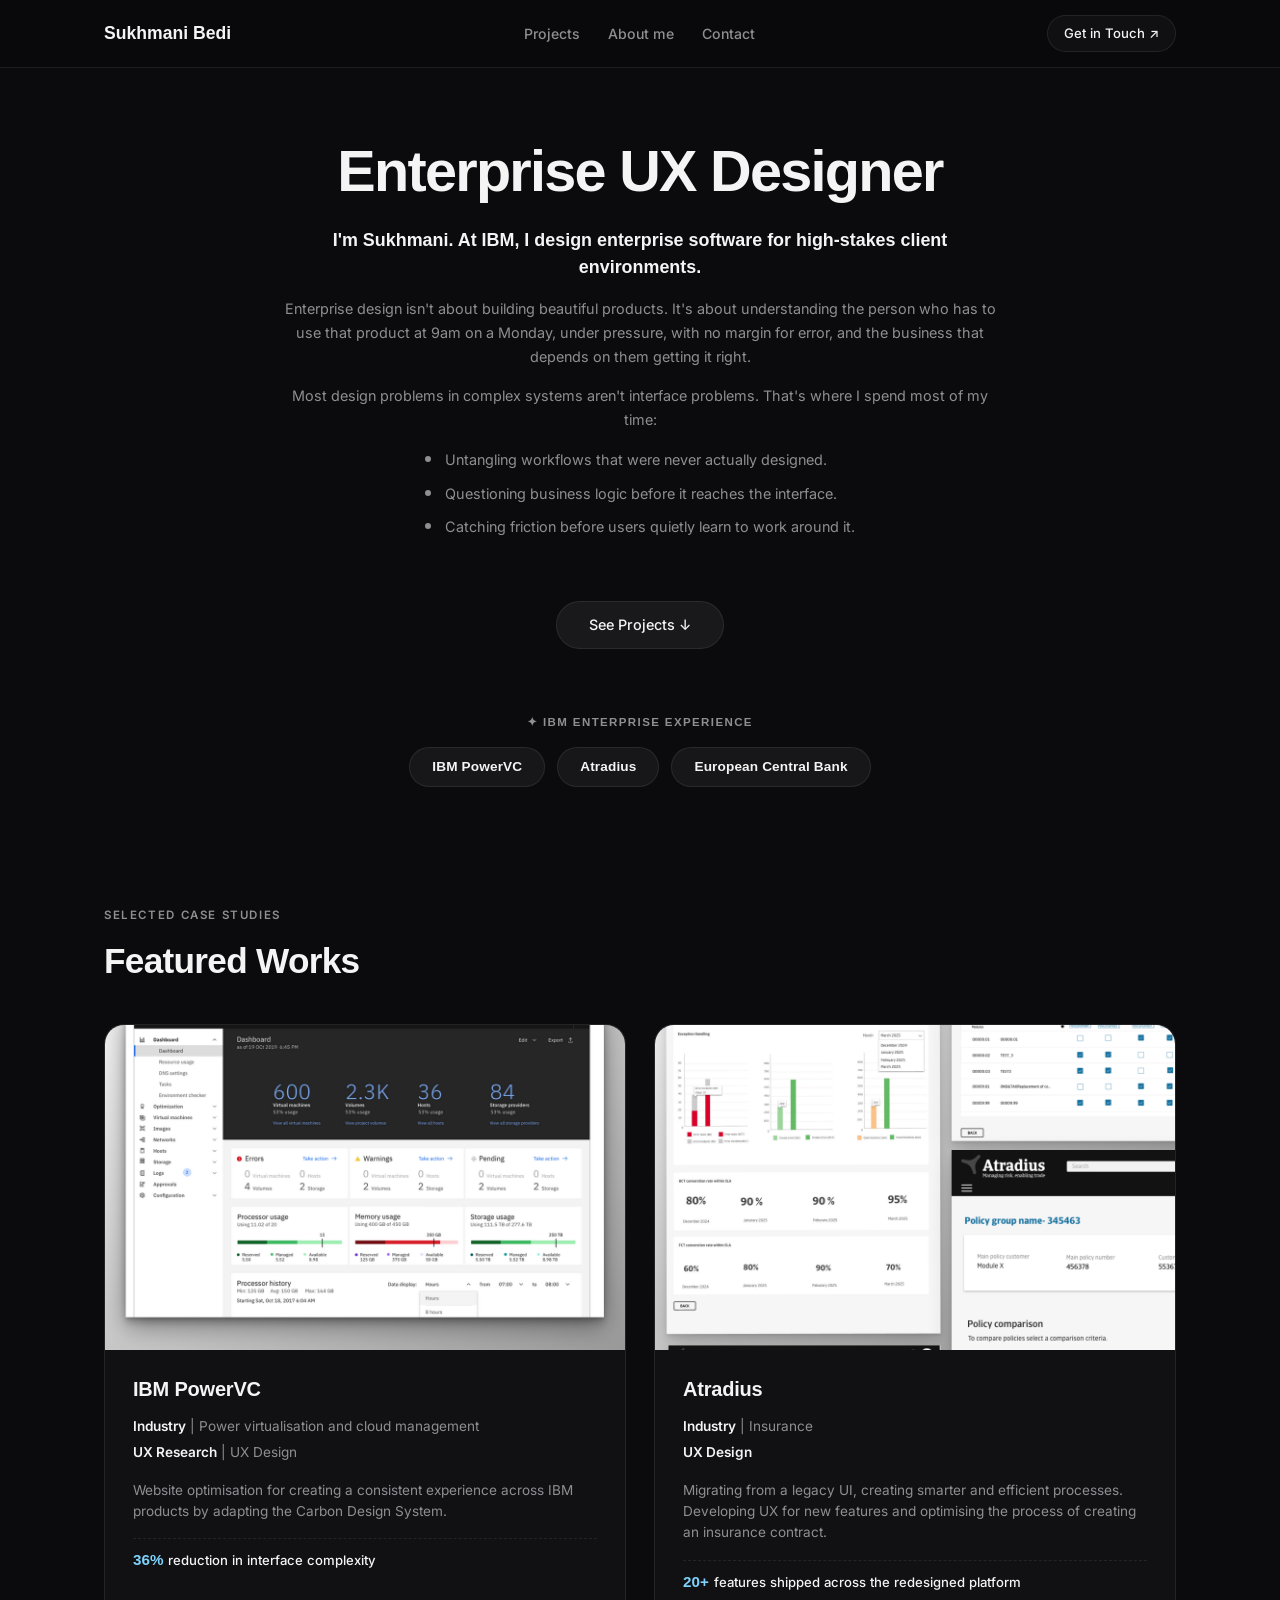
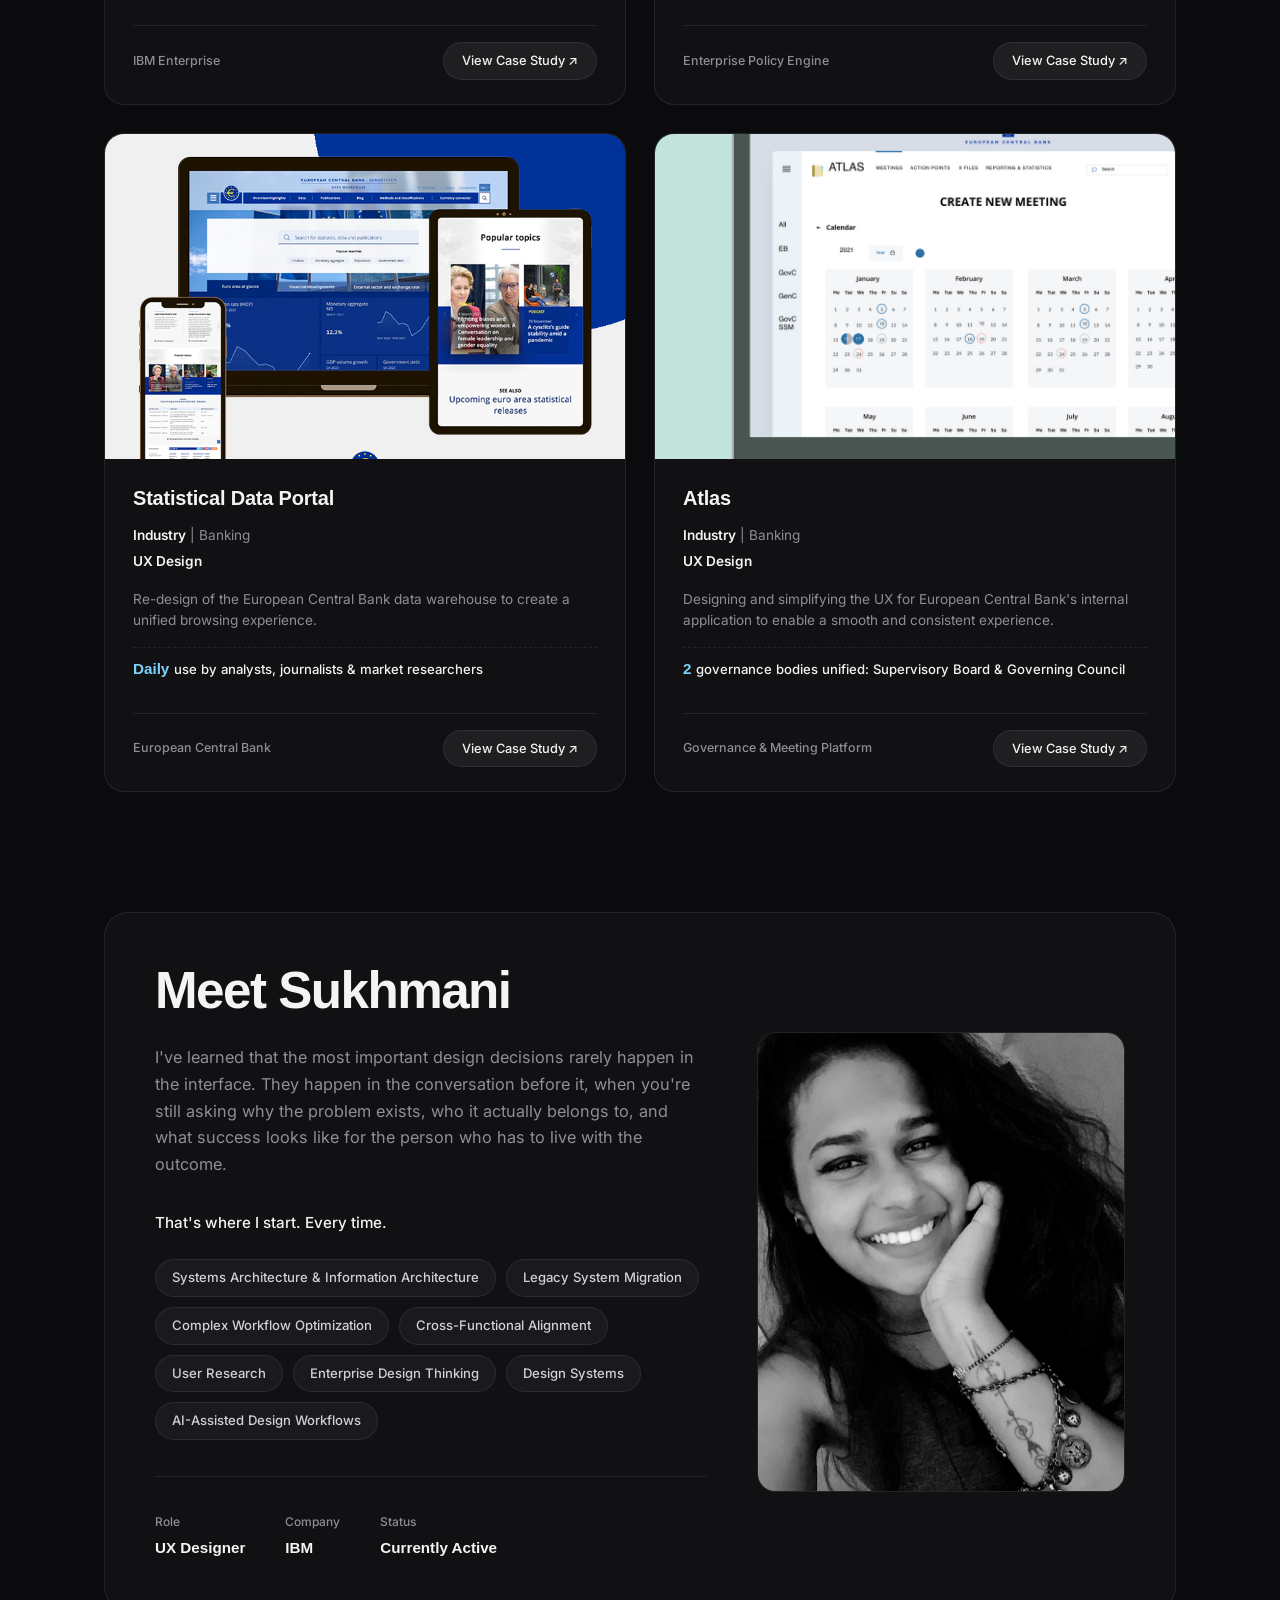
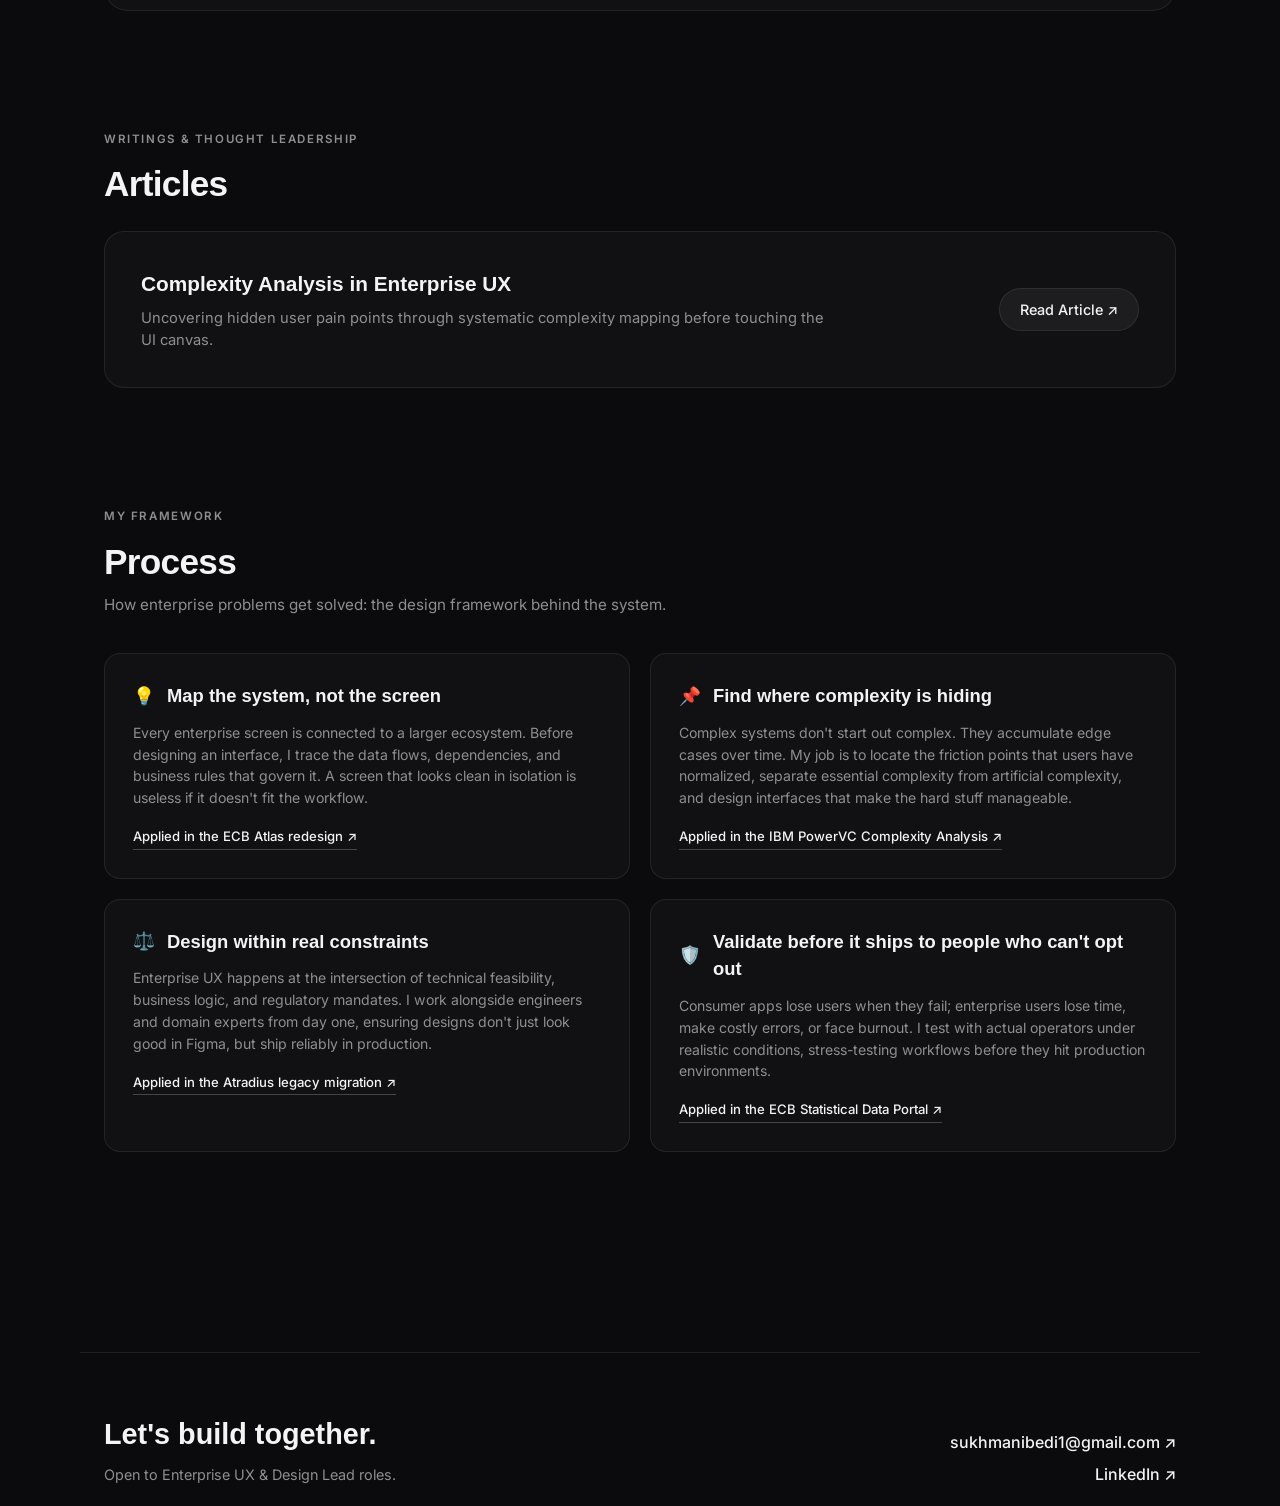
<file: index.html>
<!DOCTYPE html>
<html lang="en">
<head>
  <meta charset="UTF-8">
  <meta name="viewport" content="width=device-width, initial-scale=1.0">
  <title>Sukhmani Bedi - Portfolio</title>
  <style>
    @import url('https://api.fontshare.com/v2/css?f[]=general-sans@400,500,600,700&display=swap');
    @import url('https://fonts.googleapis.com/css2?family=Inter:wght@300;400;500;600;700&display=swap');

    :root {
      --bg: #0b0b0d;
      --card-bg: rgba(20, 20, 23, 0.75);
      --border: rgba(255, 255, 255, 0.08);
      --border-hover: rgba(255, 255, 255, 0.22);
      --text: #f4f4f5;
      --muted: #8e8e93;
      --font-sans: 'Inter', -apple-system, BlinkMacSystemFont, sans-serif;
      --font-display: 'General Sans', -apple-system, BlinkMacSystemFont, sans-serif;
      --max-width: 1120px;
    }

    *, *::before, *::after {
      box-sizing: border-box;
      margin: 0;
      padding: 0;
    }

    body {
      background-color: var(--bg);
      color: var(--text);
      font-family: var(--font-sans);
      line-height: 1.5;
      -webkit-font-smoothing: antialiased;
    }

    /* Fixed Navigation Bar */
    .framer-navbar {
      position: fixed;
      top: 0;
      left: 0;
      width: 100%;
      height: 68px;
      background: rgba(10, 10, 12, 0.65);
      backdrop-filter: blur(16px);
      -webkit-backdrop-filter: blur(16px);
      border-bottom: 1px solid var(--border);
      z-index: 999;
      display: flex;
      align-items: center;
      justify-content: center;
    }

    .framer-navbar-inner {
      width: 100%;
      max-width: var(--max-width);
      padding: 0 24px;
      display: flex;
      align-items: center;
      justify-content: space-between;
    }

    .brand-logo {
      font-family: var(--font-display);
      font-size: 1.1rem;
      font-weight: 700;
      color: var(--text);
      text-decoration: none;
    }

    .nav-items {
      display: flex;
      gap: 28px;
    }

    .nav-link {
      color: var(--muted);
      text-decoration: none;
      font-size: 0.88rem;
      font-weight: 500;
      padding: 10px 8px;
      margin: -10px -8px;
      border-radius: 8px;
      display: inline-block;
      transition: color 0.2s ease, background-color 0.2s ease;
    }

    .nav-link:hover,
    .nav-link:focus-visible {
      color: var(--text);
      background-color: rgba(255, 255, 255, 0.06);
    }

    .nav-link:active {
      background-color: rgba(255, 255, 255, 0.1);
    }

    .nav-items {
      align-items: center;
    }

    @media (max-width: 640px) {
      .nav-link {
        padding: 12px 10px;
        margin: -12px -6px;
        font-size: 0.9rem;
      }
      .nav-items {
        gap: 6px;
      }
    }

    @media (max-width: 480px) {
      .framer-navbar-inner {
        flex-wrap: nowrap;
      }
      .brand-logo {
        font-size: 0.95rem;
        white-space: nowrap;
      }
      .nav-items {
        gap: 2px;
      }
      .nav-link {
        font-size: 0.78rem;
        padding: 10px 6px;
        margin: -10px -4px;
        white-space: nowrap;
      }
      .nav-cta {
        display: none;
      }
    }

    .nav-cta {
      border: 1px solid var(--border);
      background: rgba(255, 255, 255, 0.03);
      color: var(--text);
      padding: 8px 16px;
      border-radius: 100px;
      text-decoration: none;
      font-size: 0.82rem;
      font-weight: 500;
    }

    /* Hero Section */
    .hero-wrapper {
      position: relative;
      width: 100%;
      min-height: 95vh;
      display: flex;
      flex-direction: column;
      align-items: center;
      justify-content: flex-start;
      padding-top: 140px;
      padding-bottom: 80px;
      background-color: var(--bg);
      overflow: hidden;
    }

    .hero-centered-frame {
      display: flex;
      flex-direction: column;
      align-items: center;
      text-align: center;
      padding: 0 24px;
      max-width: 760px;
      margin: 0 auto;
      z-index: 2;
    }

    .hero-welcome-title {
      font-family: var(--font-display);
      font-size: clamp(2.4rem, 4.5vw, 3.6rem);
      font-weight: 600;
      line-height: 1.1;
      letter-spacing: -0.03em;
      margin-bottom: 24px;
      color: var(--text);
    }

    .hero-body-text {
      font-size: clamp(0.9rem, 1.1vw, 1rem);
      color: var(--muted);
      line-height: 1.65;
      margin-bottom: 36px;
      font-weight: 400;
    }

    .hero-body-text p {
      margin-bottom: 16px;
    }

    .hero-lead-hook {
      font-family: var(--font-display);
      font-size: clamp(1.05rem, 1.4vw, 1.2rem);
      font-weight: 700;
      color: var(--text);
      line-height: 1.5;
      margin-bottom: 20px;
    }

    .hero-focus-intro {
      margin-bottom: 12px;
    }

    .hero-focus-list {
      list-style: none;
      display: inline-block;
      text-align: left;
      margin: 0 0 16px 0;
    }

    .hero-focus-list li {
      position: relative;
      padding-left: 20px;
      margin-bottom: 10px;
    }

    .hero-focus-list li::before {
      content: '';
      position: absolute;
      left: 0;
      top: 0.55em;
      width: 6px;
      height: 6px;
      border-radius: 50%;
      background: var(--muted);
    }

    .btn-see-projects {
      background: rgba(255, 255, 255, 0.06);
      color: var(--text);
      border: 1px solid var(--border);
      padding: 12px 32px;
      border-radius: 100px;
      text-decoration: none;
      font-weight: 500;
      font-size: 0.9rem;
      transition: all 0.2s ease;
      display: inline-block;
      margin-bottom: 45px;
    }

    .btn-see-projects:hover {
      background: rgba(255, 255, 255, 0.12);
      border-color: var(--border-hover);
    }

    .ticker-container {
      width: 100%;
      max-width: var(--max-width);
      padding: 0 24px;
      margin-top: 20px;
      display: flex;
      flex-direction: column;
      align-items: center;
      gap: 16px;
      z-index: 2;
    }

    .trust-strip-label {
      font-family: var(--font-display);
      font-size: 0.72rem;
      font-weight: 600;
      color: var(--muted);
      letter-spacing: 0.12em;
      text-transform: uppercase;
    }

    .trust-badges {
      display: flex;
      flex-wrap: wrap;
      align-items: center;
      justify-content: center;
      gap: 12px;
    }

    .trust-badge {
      font-family: var(--font-display);
      font-size: 0.85rem;
      font-weight: 600;
      color: var(--text);
      letter-spacing: 0.01em;
      background: rgba(255, 255, 255, 0.05);
      border: 1px solid var(--border);
      border-radius: 100px;
      padding: 9px 22px;
      transition: border-color 0.2s ease, background-color 0.2s ease;
    }

    .trust-badge:hover {
      border-color: var(--border-hover);
      background: rgba(255, 255, 255, 0.08);
    }

    .framer-shell {
      max-width: var(--max-width);
      margin: 0 auto;
      padding: 40px 24px 80px 24px;
    }

    .section-frame {
      margin-bottom: 120px;
    }

    .section-header {
      margin-bottom: 36px;
    }

    .meta-label {
      font-size: 0.72rem;
      letter-spacing: 0.14em;
      text-transform: uppercase;
      color: var(--muted);
      font-weight: 600;
      display: block;
      margin-bottom: 10px;
    }

    .section-title {
      font-family: var(--font-display);
      font-size: 2.2rem;
      font-weight: 700;
      letter-spacing: -0.02em;
    }

    /* Meet Sukhmani / About Card Section */
    .meet-sukhmani-card {
      background: var(--card-bg);
      border: 1px solid var(--border);
      border-radius: 24px;
      padding: 50px;
      display: grid;
      grid-template-columns: 1.2fr 0.8fr;
      gap: 50px;
      align-items: center;
      margin-bottom: 120px;
    }

    .meet-sukhmani-content h2 {
      font-family: var(--font-display);
      font-size: clamp(2.5rem, 4vw, 3.2rem);
      font-weight: 700;
      letter-spacing: -0.03em;
      margin-bottom: 24px;
      color: var(--text);
      line-height: 1.1;
    }

    .meet-sukhmani-content p {
      font-size: 1.02rem;
      color: var(--muted);
      line-height: 1.65;
      margin-bottom: 32px;
    }

    .tag-grid {
      display: flex;
      flex-wrap: wrap;
      gap: 10px;
      margin-bottom: 36px;
      padding-bottom: 36px;
      border-bottom: 1px solid var(--border);
    }

    .profile-tag {
      background: rgba(255, 255, 255, 0.04);
      border: 1px solid var(--border);
      padding: 8px 16px;
      border-radius: 100px;
      font-size: 0.82rem;
      color: #d1d1d6;
      font-weight: 500;
    }

    .profile-meta-footer {
      display: flex;
      gap: 40px;
    }

    .profile-meta-item span:first-child {
      display: block;
      font-size: 0.75rem;
      color: var(--muted);
      margin-bottom: 4px;
      font-weight: 500;
    }

    .profile-meta-item span:last-child {
      font-family: var(--font-display);
      font-size: 0.95rem;
      font-weight: 600;
      color: var(--text);
    }

    .meet-sukhmani-img-frame {
      width: 100%;
      border-radius: 18px;
      overflow: hidden;
      border: 1px solid var(--border);
      aspect-ratio: 4 / 5;
    }

    .meet-sukhmani-img-frame img {
      width: 100%;
      height: 100%;
      object-fit: cover;
      display: block;
    }

    /* Articles Section */
    .articles-card {
      background: var(--card-bg);
      border: 1px solid var(--border);
      border-radius: 20px;
      padding: 36px;
      display: flex;
      justify-content: space-between;
      align-items: center;
      text-decoration: none;
      color: inherit;
      transition: border-color 0.25s ease, transform 0.25s ease;
      margin-bottom: 120px;
    }

    .articles-card:hover {
      border-color: var(--border-hover);
      transform: translateY(-2px);
    }

    .article-info h3 {
      font-family: var(--font-display);
      font-size: 1.3rem;
      font-weight: 600;
      margin-bottom: 8px;
      color: var(--text);
    }

    .article-info p {
      font-size: 0.92rem;
      color: var(--muted);
      max-width: 700px;
      line-height: 1.5;
    }

    .article-action {
      display: flex;
      align-items: center;
      gap: 8px;
      font-size: 0.9rem;
      font-weight: 500;
      color: var(--text);
      background: rgba(255, 255, 255, 0.05);
      border: 1px solid var(--border);
      padding: 10px 20px;
      border-radius: 100px;
      white-space: nowrap;
    }

    /* Projects Grid */
    .projects-grid {
      display: grid;
      grid-template-columns: repeat(2, 1fr);
      gap: 28px;
    }

    .portfolite-card {
      background: var(--card-bg);
      border: 1px solid var(--border);
      border-radius: 20px;
      overflow: hidden;
      text-decoration: none;
      color: inherit;
      display: flex;
      flex-direction: column;
      transition: border-color 0.25s ease, transform 0.25s ease;
    }

    .portfolite-card:hover {
      border-color: var(--border-hover);
      transform: translateY(-4px);
    }

    .card-thumb-frame {
      width: 100%;
      aspect-ratio: 16 / 10;
      background: #141417;
      overflow: hidden;
    }

    .card-thumb-frame img {
      width: 100%;
      height: 100%;
      object-fit: cover;
    }

    .card-meta-frame {
      padding: 24px 28px;
      display: flex;
      flex-direction: column;
      gap: 16px;
      flex-grow: 1;
      justify-content: space-between;
    }

    .card-info h3 {
      font-family: var(--font-display);
      font-size: 1.25rem;
      font-weight: 700;
      letter-spacing: -0.01em;
      margin-bottom: 12px;
    }

    .card-details-block {
      display: flex;
      flex-direction: column;
      gap: 6px;
      margin-top: 4px;
      font-size: 0.85rem;
      color: var(--muted);
    }

    .card-details-block .industry-tag {
      color: var(--text);
      font-weight: 600;
    }

    .card-desc {
      margin-top: 12px;
      color: var(--muted);
      font-size: 0.85rem;
      line-height: 1.55;
    }

    .card-metric {
      display: flex;
      align-items: baseline;
      flex-wrap: wrap;
      gap: 5px;
      margin-top: 10px;
      padding-top: 10px;
      border-top: 1px dashed var(--border);
      font-size: 0.82rem;
      color: var(--text);
      font-weight: 500;
    }

    .card-metric .metric-value {
      font-family: var(--font-display);
      font-weight: 700;
      font-size: 0.95rem;
      color: #7dd3fc;
    }

    .card-footer-row {
      display: flex;
      align-items: center;
      justify-content: space-between;
      margin-top: 16px;
      padding-top: 16px;
      border-top: 1px solid var(--border);
    }

    .card-footer-tag {
      font-size: 0.78rem;
      color: var(--muted);
      font-weight: 500;
    }

    .card-casestudy-btn {
      background: rgba(255, 255, 255, 0.06);
      border: 1px solid var(--border);
      color: var(--text);
      padding: 8px 18px;
      border-radius: 100px;
      font-size: 0.8rem;
      font-weight: 500;
      display: flex;
      align-items: center;
      gap: 6px;
      transition: background 0.2s ease;
      text-decoration: none;
    }

    .portfolite-card:hover .card-casestudy-btn {
      background: rgba(255, 255, 255, 0.12);
      border-color: var(--border-hover);
    }

    .process-grid {
      display: grid;
      grid-template-columns: repeat(2, 1fr);
      gap: 20px;
    }

    .process-card {
      background: var(--card-bg);
      border: 1px solid var(--border);
      border-radius: 16px;
      padding: 28px;
    }

    .process-card-header {
      display: flex;
      align-items: center;
      gap: 12px;
      margin-bottom: 12px;
    }

    .process-icon {
      font-size: 1.1rem;
    }

    .process-card h3 {
      font-family: var(--font-display);
      font-size: 1.15rem;
      font-weight: 600;
    }

    .process-card p {
      font-size: 0.88rem;
      color: var(--muted);
      line-height: 1.55;
      margin-bottom: 14px;
    }

    .process-case-link {
      display: inline-flex;
      align-items: center;
      font-size: 0.82rem;
      font-weight: 500;
      color: var(--text);
      text-decoration: none;
      border-bottom: 1px solid var(--border-hover);
      padding-bottom: 2px;
      transition: opacity 0.2s ease;
    }

    .process-case-link:hover {
      opacity: 0.75;
    }

    .framer-footer {
      border-top: 1px solid var(--border);
      padding: 60px 0 20px 0;
      display: flex;
      justify-content: space-between;
      align-items: flex-end;
      max-width: var(--max-width);
      margin: 0 auto;
    }

    .footer-heading {
      font-family: var(--font-display);
      font-size: 1.8rem;
      font-weight: 700;
      margin-bottom: 8px;
    }

    .footer-sub {
      color: var(--muted);
      font-size: 0.9rem;
    }

    .footer-links {
      display: flex;
      flex-direction: column;
      align-items: flex-end;
      gap: 8px;
    }

    .footer-link {
      color: var(--text);
      text-decoration: none;
      font-size: 1rem;
      font-weight: 500;
    }

    @media (max-width: 900px) {
      .meet-sukhmani-card, .projects-grid, .process-grid, .articles-card {
        grid-template-columns: 1fr;
      }
      .articles-card {
        flex-direction: column;
        align-items: flex-start;
        gap: 20px;
      }
      .framer-footer {
        flex-direction: column;
        align-items: flex-start;
        gap: 24px;
      }
      .footer-links {
        align-items: flex-start;
      }
    }
  </style>
</head>
<body>

  <!-- Top Navbar -->
  <header class="framer-navbar">
    <div class="framer-navbar-inner">
      <a href="index.html" class="brand-logo">Sukhmani Bedi</a>
      <nav class="nav-items">
        <a href="#projects" class="nav-link">Projects</a>
        <a href="about.html" class="nav-link">About me</a>
        <a href="mailto:sukhmanibedi1@gmail.com" class="nav-link">Contact</a>
      </nav>
      <a href="mailto:sukhmanibedi1@gmail.com" class="nav-cta">Get in Touch ↗</a>
    </div>
  </header>

  <!-- Hero Section -->
  <section class="hero-wrapper">
    <div class="hero-centered-frame">
      <h1 class="hero-welcome-title">Enterprise UX Designer</h1>
      
      <div class="hero-body-text">
        <p class="hero-lead-hook">I'm Sukhmani. At IBM, I design enterprise software for high-stakes client environments.</p>

        <p>Enterprise design isn't about building beautiful products. It's about understanding the person who has to use that product at 9am on a Monday, under pressure, with no margin for error, and the business that depends on them getting it right.</p>

        <p class="hero-focus-intro">Most design problems in complex systems aren't interface problems. That's where I spend most of my time:</p>
        <ul class="hero-focus-list">
          <li>Untangling workflows that were never actually designed.</li>
          <li>Questioning business logic before it reaches the interface.</li>
          <li>Catching friction before users quietly learn to work around it.</li>
        </ul>
      </div>

      <a href="#projects" class="btn-see-projects">See Projects ↓</a>
    </div>

    <!-- IBM Client Trust Strip -->
    <div class="ticker-container">
      <span class="trust-strip-label">✦ IBM Enterprise Experience</span>
      <div class="trust-badges">
        <span class="trust-badge">IBM PowerVC</span>
        <span class="trust-badge">Atradius</span>
        <span class="trust-badge">European Central Bank</span>
      </div>
    </div>
  </section>

  <div class="framer-shell">

    <!-- Selected Projects Frame -->
    <section id="projects" class="section-frame">
      <div class="section-header">
        <span class="meta-label">SELECTED CASE STUDIES</span>
        <h2 class="section-title">Featured Works</h2>
      </div>

      <div class="projects-grid">

        <!-- 1. Power VC (Linked to local powervc.html page) -->
        <a href="powervc.html" class="portfolite-card">
          <div class="card-thumb-frame">
            <img src="PowerVC2.jpg" alt="IBM PowerVC">
          </div>
          <div class="card-meta-frame">
            <div class="card-info">
              <h3>IBM PowerVC</h3>
              <div class="card-details-block">
                <div><span class="industry-tag">Industry</span> | Power virtualisation and cloud management</div>
                <div><span class="industry-tag">UX Research</span> | UX Design</div>
                <p class="card-desc">Website optimisation for creating a consistent experience across IBM products by adapting the Carbon Design System.</p>
                <div class="card-metric"><span class="metric-value">36%</span> reduction in interface complexity</div>
              </div>
            </div>
            <div class="card-footer-row">
              <span class="card-footer-tag">IBM Enterprise</span>
              <span class="card-casestudy-btn">View Case Study ↗</span>
            </div>
          </div>
        </a>

        <!-- 2. Atradius -->
        <a href="atradius.html" class="portfolite-card">
          <div class="card-thumb-frame">
            <img src="atradius.jpg" alt="Atradius">
          </div>
          <div class="card-meta-frame">
            <div class="card-info">
              <h3>Atradius</h3>
              <div class="card-details-block">
                <div><span class="industry-tag">Industry</span> | Insurance</div>
                <div><span class="industry-tag">UX Design</span></div>
                <p class="card-desc">Migrating from a legacy UI, creating smarter and efficient processes. Developing UX for new features and optimising the process of creating an insurance contract.</p>
                <div class="card-metric"><span class="metric-value">20+</span> features shipped across the redesigned platform</div>
              </div>
            </div>
            <div class="card-footer-row">
              <span class="card-footer-tag">Enterprise Policy Engine</span>
              <span class="card-casestudy-btn">View Case Study ↗</span>
            </div>
          </div>
        </a>

        <!-- 3. Statistical Data Portal -->
        <a href="ecb-statistical-data.html" class="portfolite-card">
          <div class="card-thumb-frame">
            <img src="ECB.jpg" alt="Statistical Data Warehouse Portal - European Central Bank">
          </div>
          <div class="card-meta-frame">
            <div class="card-info">
              <h3>Statistical Data Portal</h3>
              <div class="card-details-block">
                <div><span class="industry-tag">Industry</span> | Banking</div>
                <div><span class="industry-tag">UX Design</span></div>
                <p class="card-desc">Re-design of the European Central Bank data warehouse to create a unified browsing experience.</p>
                <div class="card-metric"><span class="metric-value">Daily</span> use by analysts, journalists & market researchers</div>
              </div>
            </div>
            <div class="card-footer-row">
              <span class="card-footer-tag">European Central Bank</span>
              <span class="card-casestudy-btn">View Case Study ↗</span>
            </div>
          </div>
        </a>

        <!-- 4. Atlas -->
        <a href="ecb-atlas.html" class="portfolite-card">
          <div class="card-thumb-frame">
            <img src="atlas.jpg" alt="Atlas - European Central Bank">
          </div>
          <div class="card-meta-frame">
            <div class="card-info">
              <h3>Atlas</h3>
              <div class="card-details-block">
                <div><span class="industry-tag">Industry</span> | Banking</div>
                <div><span class="industry-tag">UX Design</span></div>
                <p class="card-desc">Designing and simplifying the UX for European Central Bank's internal application to enable a smooth and consistent experience.</p>
                <div class="card-metric"><span class="metric-value">2</span> governance bodies unified: Supervisory Board & Governing Council</div>
              </div>
            </div>
            <div class="card-footer-row">
              <span class="card-footer-tag">Governance & Meeting Platform</span>
              <span class="card-casestudy-btn">View Case Study ↗</span>
            </div>
          </div>
        </a>

      </div>
    </section>

    <!-- Meet Sukhmani / About Section -->
    <div id="about" class="meet-sukhmani-card">
      <div class="meet-sukhmani-content">
        <h2>Meet Sukhmani</h2>
        <p>I've learned that the most important design decisions rarely happen in the interface. They happen in the conversation before it, when you're still asking why the problem exists, who it actually belongs to, and what success looks like for the person who has to live with the outcome.</p>
        <p style="font-size: 0.95rem; color: var(--text); font-weight: 500; margin-bottom: 24px;">That's where I start. Every time.</p>

        <div class="tag-grid">
          <span class="profile-tag">Systems Architecture & Information Architecture</span>
          <span class="profile-tag">Legacy System Migration</span>
          <span class="profile-tag">Complex Workflow Optimization</span>
          <span class="profile-tag">Cross-Functional Alignment</span>
          <span class="profile-tag">User Research</span>
          <span class="profile-tag">Enterprise Design Thinking</span>
          <span class="profile-tag">Design Systems</span>
          <span class="profile-tag">AI-Assisted Design Workflows</span>
        </div>

        <div class="profile-meta-footer">
          <div class="profile-meta-item">
            <span>Role</span>
            <span>UX Designer</span>
          </div>
          <div class="profile-meta-item">
            <span>Company</span>
            <span>IBM</span>
          </div>
          <div class="profile-meta-item">
            <span>Status</span>
            <span>Currently Active</span>
          </div>
        </div>
      </div>

      <div class="meet-sukhmani-img-frame">
        <img src="Myimage.jpg" alt="Sukhmani Kaur Bedi">
      </div>
    </div>

    <!-- Articles Section -->
    <div class="section-header" style="margin-bottom: 20px;">
      <span class="meta-label">WRITINGS & THOUGHT LEADERSHIP</span>
      <h2 class="section-title">Articles</h2>
    </div>

    <a href="https://medium.com/@sukhmanibedi1/understanding-complexity-analysis-user-research-method-at-ibm-b5553a36c7e9" target="_blank" class="articles-card">
      <div class="article-info">
        <h3>Complexity Analysis in Enterprise UX</h3>
        <p>Uncovering hidden user pain points through systematic complexity mapping before touching the UI canvas.</p>
      </div>
      <div class="article-action">
        Read Article ↗
      </div>
    </a>

    <!-- Process Section -->
    <section id="process" class="section-frame">
      <div class="section-header">
        <span class="meta-label">MY FRAMEWORK</span>
        <h2 class="section-title">Process</h2>
        <p style="color: var(--muted); font-size: 0.95rem; margin-top: 6px;">How enterprise problems get solved: the design framework behind the system.</p>
      </div>

      <div class="process-grid">
        <div class="process-card">
          <div class="process-card-header">
            <span class="process-icon">💡</span>
            <h3>Map the system, not the screen</h3>
          </div>
          <p>Every enterprise screen is connected to a larger ecosystem. Before designing an interface, I trace the data flows, dependencies, and business rules that govern it. A screen that looks clean in isolation is useless if it doesn't fit the workflow.</p>
          <a href="ecb-atlas.html" class="process-case-link">Applied in the ECB Atlas redesign ↗</a>
        </div>

        <div class="process-card">
          <div class="process-card-header">
            <span class="process-icon">📌</span>
            <h3>Find where complexity is hiding</h3>
          </div>
          <p>Complex systems don't start out complex. They accumulate edge cases over time. My job is to locate the friction points that users have normalized, separate essential complexity from artificial complexity, and design interfaces that make the hard stuff manageable.</p>
          <a href="powervc.html" class="process-case-link">Applied in the IBM PowerVC Complexity Analysis ↗</a>
        </div>

        <div class="process-card">
          <div class="process-card-header">
            <span class="process-icon">⚖️</span>
            <h3>Design within real constraints</h3>
          </div>
          <p>Enterprise UX happens at the intersection of technical feasibility, business logic, and regulatory mandates. I work alongside engineers and domain experts from day one, ensuring designs don't just look good in Figma, but ship reliably in production.</p>
          <a href="atradius.html" class="process-case-link">Applied in the Atradius legacy migration ↗</a>
        </div>

        <div class="process-card">
          <div class="process-card-header">
            <span class="process-icon">🛡️</span>
            <h3>Validate before it ships to people who can't opt out</h3>
          </div>
          <p>Consumer apps lose users when they fail; enterprise users lose time, make costly errors, or face burnout. I test with actual operators under realistic conditions, stress-testing workflows before they hit production environments.</p>
          <a href="ecb-statistical-data.html" class="process-case-link">Applied in the ECB Statistical Data Portal ↗</a>
        </div>
      </div>
    </section>

  </div>

  <!-- Footer -->
  <footer class="framer-footer">
    <div style="max-width: var(--max-width); margin: 0 auto; width: 100%; padding: 0 24px; display: flex; justify-content: space-between; align-items: flex-end;">
      <div>
        <div class="footer-heading">Let's build together.</div>
        <div class="footer-sub">Open to Enterprise UX & Design Lead roles.</div>
      </div>
      <div class="footer-links">
        <a href="mailto:sukhmanibedi1@gmail.com" class="footer-link">sukhmanibedi1@gmail.com ↗</a>
        <a href="https://www.linkedin.com/in/sukhmanikaurbedi/" target="_blank" class="footer-link">LinkedIn ↗</a>
      </div>
    </div>
  </footer>

</body>
</html>
</file>
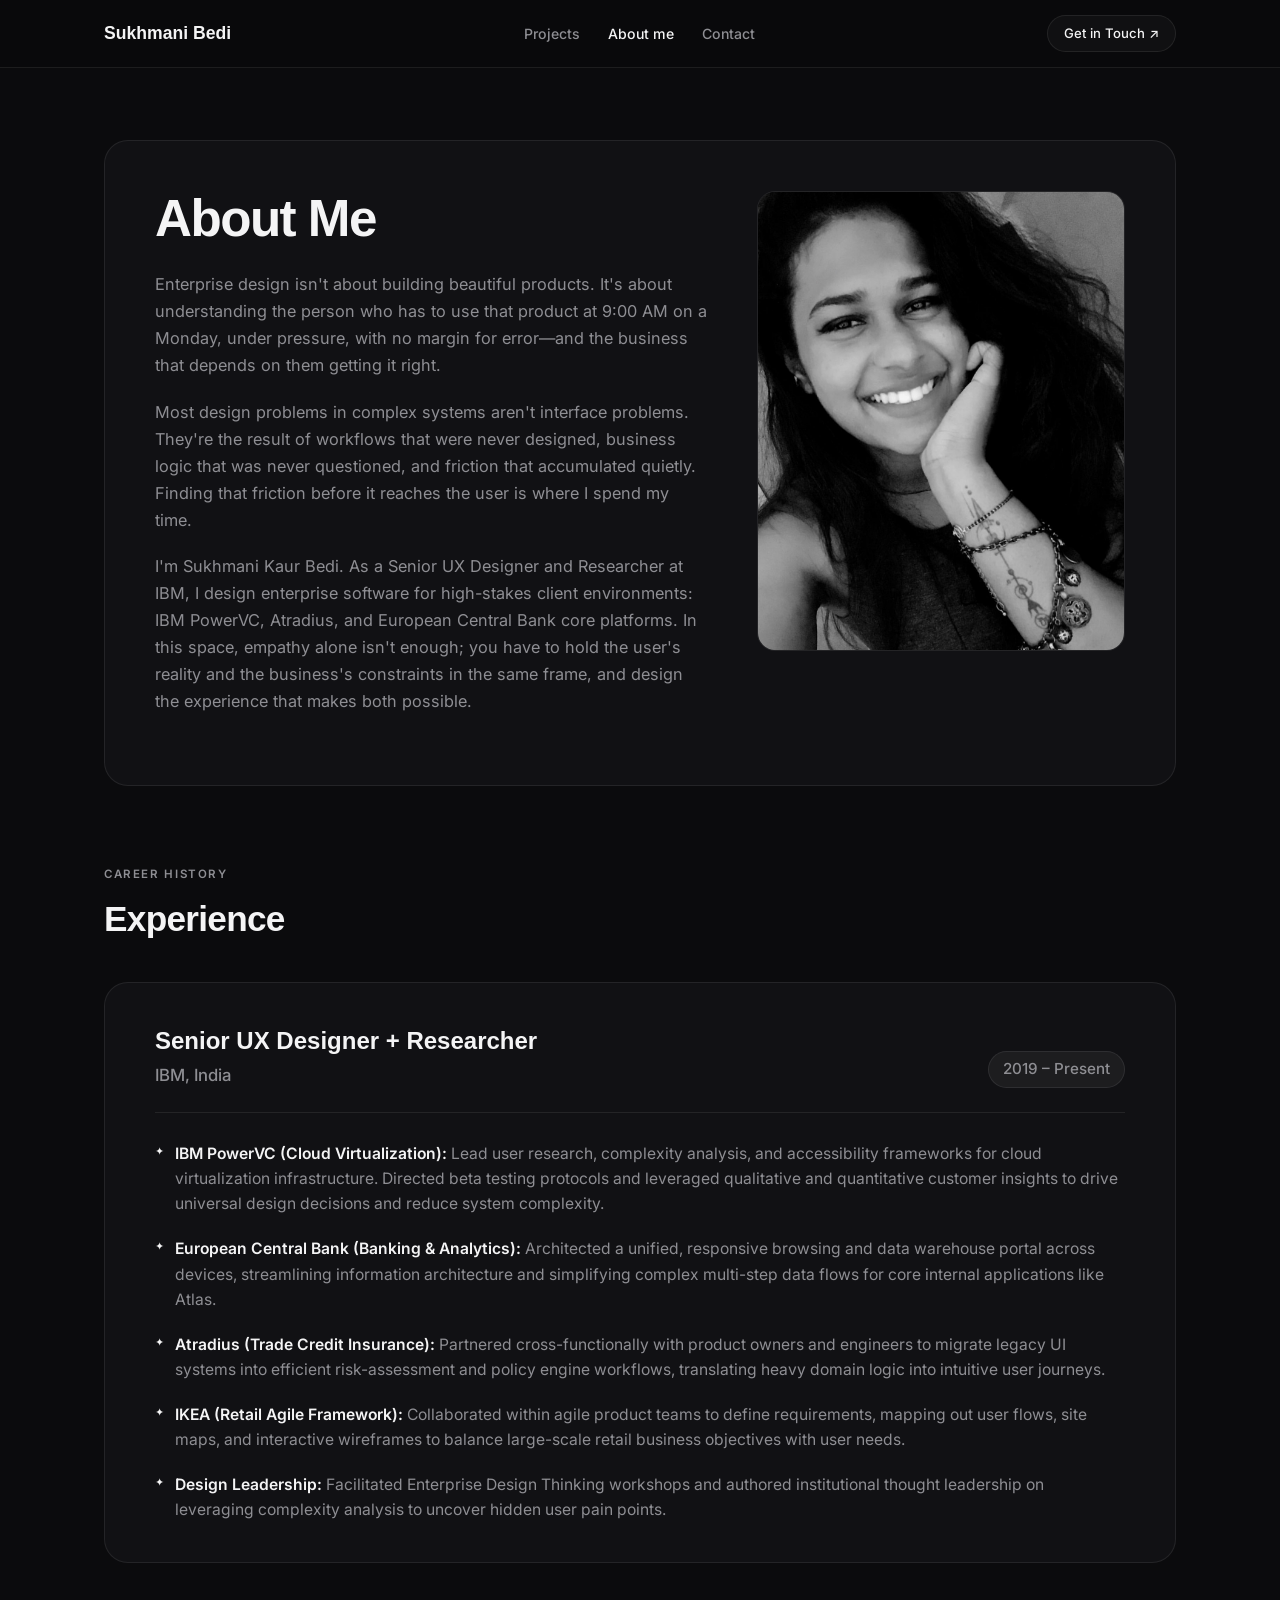
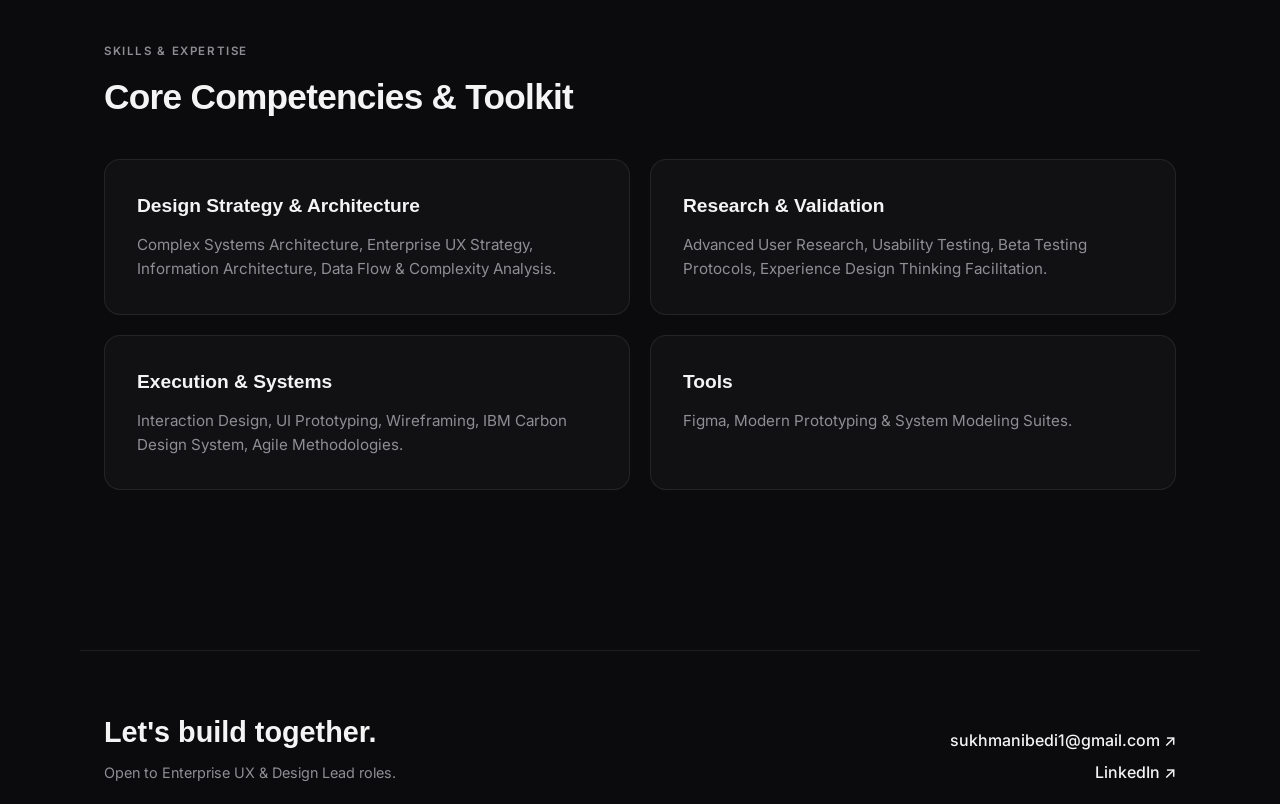
<file: about.html>
<!DOCTYPE html>
<html lang="en">
<head>
  <meta charset="UTF-8">
  <meta name="viewport" content="width=device-width, initial-scale=1.0">
  <title>About - Sukhmani Kaur Bedi</title>
  <style>
    @import url('https://api.fontshare.com/v2/css?f[]=general-sans@400,500,600,700&display=swap');
    @import url('https://fonts.googleapis.com/css2?family=Inter:wght@300;400;500;600;700&display=swap');

    :root {
      --bg: #0b0b0d;
      --card-bg: rgba(20, 20, 23, 0.75);
      --border: rgba(255, 255, 255, 0.08);
      --border-hover: rgba(255, 255, 255, 0.22);
      --text: #f4f4f5;
      --muted: #8e8e93;
      --font-sans: 'Inter', -apple-system, BlinkMacSystemFont, sans-serif;
      --font-display: 'General Sans', -apple-system, BlinkMacSystemFont, sans-serif;
      --max-width: 1120px;
    }

    *, *::before, *::after {
      box-sizing: border-box;
      margin: 0;
      padding: 0;
    }

    html {
      scroll-padding-top: 88px;
    }

    body {
      background-color: var(--bg);
      color: var(--text);
      font-family: var(--font-sans);
      line-height: 1.5;
      -webkit-font-smoothing: antialiased;
    }

    /* Fixed Navigation Bar */
    .framer-navbar {
      position: fixed;
      top: 0;
      left: 0;
      width: 100%;
      height: 68px;
      background: rgba(10, 10, 12, 0.65);
      backdrop-filter: blur(16px);
      -webkit-backdrop-filter: blur(16px);
      border-bottom: 1px solid var(--border);
      z-index: 999;
      display: flex;
      align-items: center;
      justify-content: center;
    }

    .framer-navbar-inner {
      width: 100%;
      max-width: var(--max-width);
      padding: 0 24px;
      display: flex;
      align-items: center;
      justify-content: space-between;
    }

    .brand-logo {
      font-family: var(--font-display);
      font-size: 1.1rem;
      font-weight: 700;
      color: var(--text);
      text-decoration: none;
    }

    .nav-items {
      display: flex;
      gap: 28px;
    }

    .nav-link {
      color: var(--muted);
      text-decoration: none;
      font-size: 0.88rem;
      font-weight: 500;
      padding: 10px 8px;
      margin: -10px -8px;
      border-radius: 8px;
      display: inline-block;
      transition: color 0.2s ease, background-color 0.2s ease;
    }

    .nav-link:hover,
    .nav-link:focus-visible {
      color: var(--text);
      background-color: rgba(255, 255, 255, 0.06);
    }

    .nav-link:active {
      background-color: rgba(255, 255, 255, 0.1);
    }

    .nav-items {
      align-items: center;
    }

    @media (max-width: 640px) {
      .nav-link {
        padding: 12px 10px;
        margin: -12px -6px;
        font-size: 0.9rem;
      }
      .nav-items {
        gap: 6px;
      }
    }

    @media (max-width: 480px) {
      .framer-navbar-inner {
        flex-wrap: nowrap;
      }
      .brand-logo {
        font-size: 0.95rem;
        white-space: nowrap;
      }
      .nav-items {
        gap: 2px;
      }
      .nav-link {
        font-size: 0.78rem;
        padding: 10px 6px;
        margin: -10px -4px;
        white-space: nowrap;
      }
      .nav-cta {
        display: none;
      }
    }

    .nav-cta {
      border: 1px solid var(--border);
      background: rgba(255, 255, 255, 0.03);
      color: var(--text);
      padding: 8px 16px;
      border-radius: 100px;
      text-decoration: none;
      font-size: 0.82rem;
      font-weight: 500;
      transition: background 0.2s ease, border-color 0.2s ease;
    }

    .nav-cta:hover {
      background: rgba(255, 255, 255, 0.12);
      border-color: var(--border-hover);
    }

    .framer-shell {
      max-width: var(--max-width);
      margin: 0 auto;
      padding: 140px 24px 80px 24px;
    }

    .section-header {
      margin-bottom: 36px;
    }

    .meta-label {
      font-size: 0.72rem;
      letter-spacing: 0.14em;
      text-transform: uppercase;
      color: var(--muted);
      font-weight: 600;
      display: block;
      margin-bottom: 10px;
    }

    .section-title {
      font-family: var(--font-display);
      font-size: 2.2rem;
      font-weight: 700;
      letter-spacing: -0.02em;
    }

    /* About Me Hero Section */
    .meet-sukhmani-card {
      background: var(--card-bg);
      border: 1px solid var(--border);
      border-radius: 24px;
      padding: 50px;
      display: grid;
      grid-template-columns: 1.2fr 0.8fr;
      gap: 50px;
      align-items: start;
      margin-bottom: 80px;
    }

    .meet-sukhmani-content h1 {
      font-family: var(--font-display);
      font-size: clamp(2.5rem, 4vw, 3.2rem);
      font-weight: 700;
      letter-spacing: -0.03em;
      margin-bottom: 24px;
      color: var(--text);
      line-height: 1.1;
    }

    .meet-sukhmani-content p {
      font-size: 1.02rem;
      color: var(--muted);
      line-height: 1.65;
      margin-bottom: 20px;
    }

    .meet-sukhmani-img-frame {
      width: 100%;
      border-radius: 18px;
      overflow: hidden;
      border: 1px solid var(--border);
      aspect-ratio: 4 / 5;
    }

    .meet-sukhmani-img-frame img {
      width: 100%;
      height: 100%;
      object-fit: cover;
      display: block;
    }

    /* Experience Section */
    .experience-card {
      background: var(--card-bg);
      border: 1px solid var(--border);
      border-radius: 24px;
      padding: 40px 50px;
      margin-bottom: 80px;
    }

    .experience-header {
      display: flex;
      justify-content: space-between;
      align-items: flex-end;
      padding-bottom: 24px;
      border-bottom: 1px solid var(--border);
      margin-bottom: 28px;
    }

    .role-title {
      font-family: var(--font-display);
      font-size: 1.5rem;
      font-weight: 600;
      color: var(--text);
      margin-bottom: 4px;
    }

    .company-name {
      font-size: 1.05rem;
      color: var(--muted);
      font-weight: 500;
    }

    .timeline-date {
      font-size: 0.95rem;
      color: var(--muted);
      font-weight: 500;
      background: rgba(255, 255, 255, 0.05);
      padding: 6px 14px;
      border-radius: 100px;
      border: 1px solid var(--border);
    }

    .experience-list {
      list-style: none;
      display: flex;
      flex-direction: column;
      gap: 20px;
    }

    .experience-list li {
      font-size: 0.98rem;
      color: var(--muted);
      line-height: 1.6;
      position: relative;
      padding-left: 20px;
    }

    .experience-list li::before {
      content: '✦';
      position: absolute;
      left: 0;
      top: 2px;
      font-size: 0.7rem;
      color: var(--text);
    }

    .experience-list strong {
      color: var(--text);
      font-weight: 600;
    }

    /* Competencies Grid */
    .competencies-grid {
      display: grid;
      grid-template-columns: repeat(2, 1fr);
      gap: 20px;
      margin-bottom: 80px;
    }

    .competency-card {
      background: var(--card-bg);
      border: 1px solid var(--border);
      border-radius: 16px;
      padding: 32px;
    }

    .competency-card h3 {
      font-family: var(--font-display);
      font-size: 1.2rem;
      font-weight: 600;
      color: var(--text);
      margin-bottom: 12px;
    }

    .competency-card p {
      font-size: 0.95rem;
      color: var(--muted);
      line-height: 1.6;
    }

    /* Footer */
    .framer-footer {
      border-top: 1px solid var(--border);
      padding: 60px 0 20px 0;
      display: flex;
      justify-content: space-between;
      align-items: flex-end;
      max-width: var(--max-width);
      margin: 0 auto;
    }

    .footer-heading {
      font-family: var(--font-display);
      font-size: 1.8rem;
      font-weight: 700;
      margin-bottom: 8px;
    }

    .footer-sub {
      color: var(--muted);
      font-size: 0.9rem;
    }

    .footer-links {
      display: flex;
      flex-direction: column;
      align-items: flex-end;
      gap: 8px;
    }

    .footer-link {
      color: var(--text);
      text-decoration: none;
      font-size: 1rem;
      font-weight: 500;
    }

    @media (max-width: 900px) {
      .meet-sukhmani-card, .competencies-grid {
        grid-template-columns: 1fr;
      }
      .experience-header {
        flex-direction: column;
        align-items: flex-start;
        gap: 16px;
      }
      .experience-card {
        padding: 30px;
      }
      .framer-footer {
        flex-direction: column;
        align-items: flex-start;
        gap: 24px;
      }
      .footer-links {
        align-items: flex-start;
      }
    }
  </style>
</head>
<body>

  <!-- Top Navbar -->
  <header class="framer-navbar">
    <div class="framer-navbar-inner">
      <a href="index.html" class="brand-logo">Sukhmani Bedi</a>
      <nav class="nav-items">
        <a href="index.html#projects" class="nav-link">Projects</a>
        <a href="about.html" class="nav-link" style="color: var(--text);">About me</a>
        <a href="index.html#process" class="nav-link">Contact</a>
      </nav>
      <a href="mailto:sukhmanibedi1@gmail.com" class="nav-cta">Get in Touch ↗</a>
    </div>
  </header>

  <!-- Main Content Wrapper -->
  <div class="framer-shell">

    <!-- About Me Section -->
    <div class="meet-sukhmani-card">
      <div class="meet-sukhmani-content">
        <h1>About Me</h1>
        <p>Enterprise design isn't about building beautiful products. It's about understanding the person who has to use that product at 9:00 AM on a Monday, under pressure, with no margin for error—and the business that depends on them getting it right.</p>
        
        <p>Most design problems in complex systems aren't interface problems. They're the result of workflows that were never designed, business logic that was never questioned, and friction that accumulated quietly. Finding that friction before it reaches the user is where I spend my time.</p>
        
        <p>I'm Sukhmani Kaur Bedi. As a Senior UX Designer and Researcher at IBM, I design enterprise software for high-stakes client environments: IBM PowerVC, Atradius, and European Central Bank core platforms. In this space, empathy alone isn't enough; you have to hold the user's reality and the business's constraints in the same frame, and design the experience that makes both possible.</p>
      </div>

      <div class="meet-sukhmani-img-frame">
        <img src="Myimage.jpg" alt="Sukhmani Kaur Bedi">
      </div>
    </div>

    <!-- Experience Section -->
    <div class="section-header">
      <span class="meta-label">CAREER HISTORY</span>
      <h2 class="section-title">Experience</h2>
    </div>

    <div class="experience-card">
      <div class="experience-header">
        <div>
          <h3 class="role-title">Senior UX Designer + Researcher</h3>
          <div class="company-name">IBM, India</div>
        </div>
        <div class="timeline-date">2019 – Present</div>
      </div>
      
      <ul class="experience-list">
        <li><strong>IBM PowerVC (Cloud Virtualization):</strong> Lead user research, complexity analysis, and accessibility frameworks for cloud virtualization infrastructure. Directed beta testing protocols and leveraged qualitative and quantitative customer insights to drive universal design decisions and reduce system complexity.</li>
        <li><strong>European Central Bank (Banking & Analytics):</strong> Architected a unified, responsive browsing and data warehouse portal across devices, streamlining information architecture and simplifying complex multi-step data flows for core internal applications like Atlas.</li>
        <li><strong>Atradius (Trade Credit Insurance):</strong> Partnered cross-functionally with product owners and engineers to migrate legacy UI systems into efficient risk-assessment and policy engine workflows, translating heavy domain logic into intuitive user journeys.</li>
        <li><strong>IKEA (Retail Agile Framework):</strong> Collaborated within agile product teams to define requirements, mapping out user flows, site maps, and interactive wireframes to balance large-scale retail business objectives with user needs.</li>
        <li><strong>Design Leadership:</strong> Facilitated Enterprise Design Thinking workshops and authored institutional thought leadership on leveraging complexity analysis to uncover hidden user pain points.</li>
      </ul>
    </div>

    <!-- Core Competencies Section -->
    <div class="section-header">
      <span class="meta-label">SKILLS & EXPERTISE</span>
      <h2 class="section-title">Core Competencies & Toolkit</h2>
    </div>

    <div class="competencies-grid">
      <div class="competency-card">
        <h3>Design Strategy & Architecture</h3>
        <p>Complex Systems Architecture, Enterprise UX Strategy, Information Architecture, Data Flow & Complexity Analysis.</p>
      </div>

      <div class="competency-card">
        <h3>Research & Validation</h3>
        <p>Advanced User Research, Usability Testing, Beta Testing Protocols, Experience Design Thinking Facilitation.</p>
      </div>

      <div class="competency-card">
        <h3>Execution & Systems</h3>
        <p>Interaction Design, UI Prototyping, Wireframing, IBM Carbon Design System, Agile Methodologies.</p>
      </div>

      <div class="competency-card">
        <h3>Tools</h3>
        <p>Figma, Modern Prototyping & System Modeling Suites.</p>
      </div>
    </div>

  </div>

  <!-- Footer -->
  <footer class="framer-footer">
    <div style="max-width: var(--max-width); margin: 0 auto; width: 100%; padding: 0 24px; display: flex; justify-content: space-between; align-items: flex-end;">
      <div>
        <div class="footer-heading">Let's build together.</div>
        <div class="footer-sub">Open to Enterprise UX & Design Lead roles.</div>
      </div>
      <div class="footer-links">
        <a href="mailto:sukhmanibedi1@gmail.com" class="footer-link">sukhmanibedi1@gmail.com ↗</a>
        <a href="https://www.linkedin.com/in/sukhmanikaurbedi/" target="_blank" class="footer-link">LinkedIn ↗</a>
      </div>
    </div>
  </footer>

</body>
</html>
</file>
